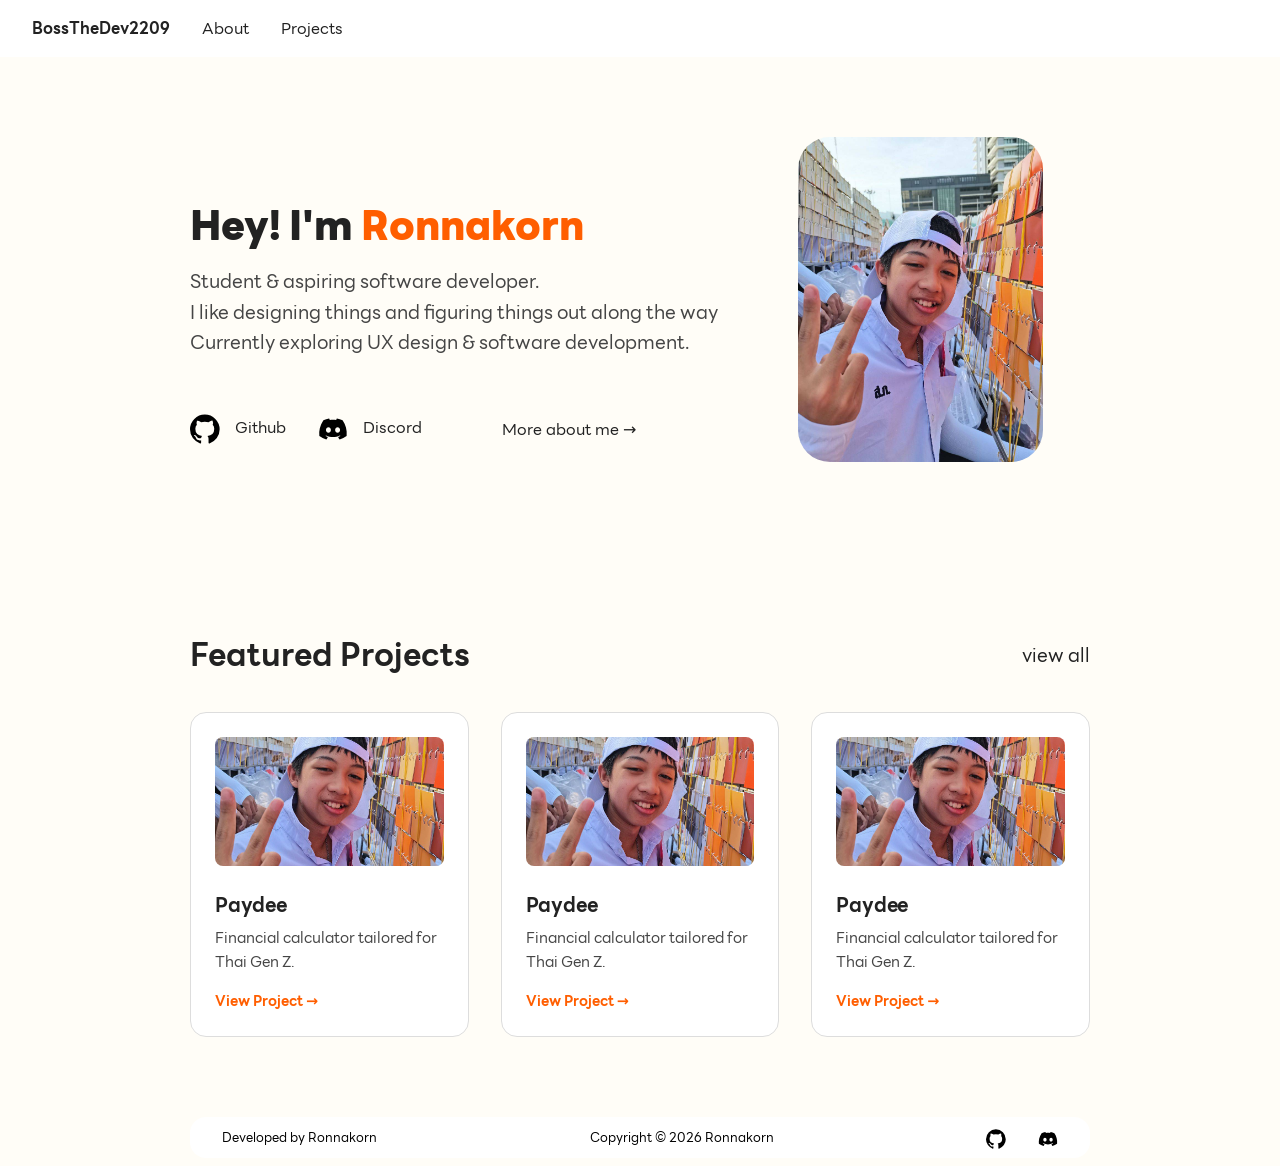
<file: index.html>
<!DOCTYPE html>
<html lang="en">
<head>
    <meta charset="UTF-8">
    <meta name="viewport" content="width=device-width, initial-scale=1.0">
    <title>Ronnakorn Khansamrong</title>
    <link rel="stylesheet" href="index.css">
</head>
<body>
    <nav>
        <a href="/index.html">BossTheDev2209</a>
        <a href="/about.html">About</a>
        <a href="/projects.html">Projects</a>
    </nav>
    <!----------------------------HERO---------------------------------->
    <section class="Hero" id="hero">
        <div class="HeroContainer">
            <div class="HeroText">
                <div>
                    <div><h1>Hey! I'm <span style="color: var(--color-accent);">Ronnakorn</span></h1></div>
                    <div><p>Student & aspiring software developer.</p>
                        <p>I like designing things and figuring things out along the way</p>
                        <p>Currently exploring UX design & software development.</p>
                    </div>
                </div>
                <!----------------------------Contact icons---------------------------------->
                <div class="Icons">
                    <div class="icon">
                        <a href="https://github.com/BossTheDev2209" target="_blank"><svg xmlns="http://www.w3.org/2000/svg" width="30" height="30" viewBox="0 0 432 416"><path fill="#000000" d="M213.5 0q88.5 0 151 62.5T427 213q0 70-41 125.5T281 416q-14 2-14-11v-58q0-27-15-40q44-5 70.5-27t26.5-77q0-34-22-58q11-26-2-57q-18-5-58 22q-26-7-54-7t-53 7q-18-12-32.5-17.5T107 88h-6q-12 31-2 57q-22 24-22 58q0 55 27 77t70 27q-11 10-13 29q-42 18-62-18q-12-20-33-22q-2 0-4.5.5t-5 3.5t8.5 9q14 7 23 31q1 2 2 4.5t6.5 9.5t13 10.5T130 371t30-2v36q0 13-14 11q-64-22-105-77.5T0 213q0-88 62.5-150.5T213.5 0z"/></svg>Github</a>
                        <a href="https://discord.com/users/642141395213221936" target="_blank"><svg xmlns="http://www.w3.org/2000/svg" viewBox="0 0 640 640" width="30" height="30"><!--!Font Awesome Free v7.3.1 by @fontawesome - https://fontawesome.com License - https://fontawesome.com/license/free Copyright 2026 Fonticons, Inc.--><path d="M524.5 133.8C524.3 133.5 524.1 133.2 523.7 133.1C485.6 115.6 445.3 103.1 404 96C403.6 95.9 403.2 96 402.9 96.1C402.6 96.2 402.3 96.5 402.1 96.9C396.6 106.8 391.6 117.1 387.2 127.5C342.6 120.7 297.3 120.7 252.8 127.5C248.3 117 243.3 106.8 237.7 96.9C237.5 96.6 237.2 96.3 236.9 96.1C236.6 95.9 236.2 95.9 235.8 95.9C194.5 103 154.2 115.5 116.1 133C115.8 133.1 115.5 133.4 115.3 133.7C39.1 247.5 18.2 358.6 28.4 468.2C28.4 468.5 28.5 468.7 28.6 469C28.7 469.3 28.9 469.4 29.1 469.6C73.5 502.5 123.1 527.6 175.9 543.8C176.3 543.9 176.7 543.9 177 543.8C177.3 543.7 177.7 543.4 177.9 543.1C189.2 527.7 199.3 511.3 207.9 494.3C208 494.1 208.1 493.8 208.1 493.5C208.1 493.2 208.1 493 208 492.7C207.9 492.4 207.8 492.2 207.6 492.1C207.4 492 207.2 491.8 206.9 491.7C191.1 485.6 175.7 478.3 161 469.8C160.7 469.6 160.5 469.4 160.3 469.2C160.1 469 160 468.6 160 468.3C160 468 160 467.7 160.2 467.4C160.4 467.1 160.5 466.9 160.8 466.7C163.9 464.4 167 462 169.9 459.6C170.2 459.4 170.5 459.2 170.8 459.2C171.1 459.2 171.5 459.2 171.8 459.3C268 503.2 372.2 503.2 467.3 459.3C467.6 459.2 468 459.1 468.3 459.1C468.6 459.1 469 459.3 469.2 459.5C472.1 461.9 475.2 464.4 478.3 466.7C478.5 466.9 478.7 467.1 478.9 467.4C479.1 467.7 479.1 468 479.1 468.3C479.1 468.6 479 468.9 478.8 469.2C478.6 469.5 478.4 469.7 478.2 469.8C463.5 478.4 448.2 485.7 432.3 491.6C432.1 491.7 431.8 491.8 431.6 492C431.4 492.2 431.3 492.4 431.2 492.7C431.1 493 431.1 493.2 431.1 493.5C431.1 493.8 431.2 494 431.3 494.3C440.1 511.3 450.1 527.6 461.3 543.1C461.5 543.4 461.9 543.7 462.2 543.8C462.5 543.9 463 543.9 463.3 543.8C516.2 527.6 565.9 502.5 610.4 469.6C610.6 469.4 610.8 469.2 610.9 469C611 468.8 611.1 468.5 611.1 468.2C623.4 341.4 590.6 231.3 524.2 133.7zM222.5 401.5C193.5 401.5 169.7 374.9 169.7 342.3C169.7 309.7 193.1 283.1 222.5 283.1C252.2 283.1 275.8 309.9 275.3 342.3C275.3 375 251.9 401.5 222.5 401.5zM417.9 401.5C388.9 401.5 365.1 374.9 365.1 342.3C365.1 309.7 388.5 283.1 417.9 283.1C447.6 283.1 471.2 309.9 470.7 342.3C470.7 375 447.5 401.5 417.9 401.5z"/></svg>Discord</a>
                    </div>
                    <a href="/about.html" id="more">More about me →</a>
                </div>
            </div>
            <div class="HeroImg">
                <img src="/img/Sigma_PotatoIRL.jpg" height="325" width="245" alt="Boss">
            </div>
        </div>
    </section>
    <!----------------------------PROJECTS---------------------------------->
    <section class="Projects-container">
        <div class="ProjectsHeader">
                <h2>Featured Projects</h2>
                <a href="/projects.html">view all</a>
        </div>
        <div class="project-grid">
                <div class="project-card">
                    <img src="/img/Sigma_PotatoIRL.jpg" alt="Project preview">
                    <div class="project-card-container">
                        <h2>Paydee</h2>
                        <p>Financial calculator tailored for Thai Gen Z.</p>
                        <a href="https://paydee.vercel.app/" target="_blank">View Project →</a>
                    </div>
                </div>
                <div class="project-card">
                    <img src="/img/Sigma_PotatoIRL.jpg" alt="Project preview">
                    <div class="project-card-container">
                        <h2>Paydee</h2>
                        <p>Financial calculator tailored for Thai Gen Z.</p>
                        <a href="https://github.com/thanut07/paydee" target="_blank">View Project →</a>
                    </div>
                </div>
                <div class="project-card">
                    <img src="/img/Sigma_PotatoIRL.jpg" alt="Project preview">
                    <div class="project-card-container">
                        <h2>Paydee</h2>
                        <p>Financial calculator tailored for Thai Gen Z.</p>
                        <a href="https://github.com/thanut07/paydee" target="_blank">View Project →</a>
                    </div>
                </div>
        </div>
    </section>
    <!----------------------------FOOTER---------------------------------->
    <section class="Footer" id="footer">
            <p>Developed by Ronnakorn</p>
            <p>Copyright © 2026 Ronnakorn</p>
            <div class="icon">
                    <a href="https://github.com/BossTheDev2209" target="_blank"><svg xmlns="http://www.w3.org/2000/svg" width="20" height="20" viewBox="0 0 432 416"><path fill="#000000" d="M213.5 0q88.5 0 151 62.5T427 213q0 70-41 125.5T281 416q-14 2-14-11v-58q0-27-15-40q44-5 70.5-27t26.5-77q0-34-22-58q11-26-2-57q-18-5-58 22q-26-7-54-7t-53 7q-18-12-32.5-17.5T107 88h-6q-12 31-2 57q-22 24-22 58q0 55 27 77t70 27q-11 10-13 29q-42 18-62-18q-12-20-33-22q-2 0-4.5.5t-5 3.5t8.5 9q14 7 23 31q1 2 2 4.5t6.5 9.5t13 10.5T130 371t30-2v36q0 13-14 11q-64-22-105-77.5T0 213q0-88 62.5-150.5T213.5 0z"/></svg></a>
                    <a href="https://discord.com/users/642141395213221936" target="_blank"><svg xmlns="http://www.w3.org/2000/svg" viewBox="0 0 640 640" width="20" height="20"><!--!Font Awesome Free v7.3.1 by @fontawesome - https://fontawesome.com License - https://fontawesome.com/license/free Copyright 2026 Fonticons, Inc.--><path d="M524.5 133.8C524.3 133.5 524.1 133.2 523.7 133.1C485.6 115.6 445.3 103.1 404 96C403.6 95.9 403.2 96 402.9 96.1C402.6 96.2 402.3 96.5 402.1 96.9C396.6 106.8 391.6 117.1 387.2 127.5C342.6 120.7 297.3 120.7 252.8 127.5C248.3 117 243.3 106.8 237.7 96.9C237.5 96.6 237.2 96.3 236.9 96.1C236.6 95.9 236.2 95.9 235.8 95.9C194.5 103 154.2 115.5 116.1 133C115.8 133.1 115.5 133.4 115.3 133.7C39.1 247.5 18.2 358.6 28.4 468.2C28.4 468.5 28.5 468.7 28.6 469C28.7 469.3 28.9 469.4 29.1 469.6C73.5 502.5 123.1 527.6 175.9 543.8C176.3 543.9 176.7 543.9 177 543.8C177.3 543.7 177.7 543.4 177.9 543.1C189.2 527.7 199.3 511.3 207.9 494.3C208 494.1 208.1 493.8 208.1 493.5C208.1 493.2 208.1 493 208 492.7C207.9 492.4 207.8 492.2 207.6 492.1C207.4 492 207.2 491.8 206.9 491.7C191.1 485.6 175.7 478.3 161 469.8C160.7 469.6 160.5 469.4 160.3 469.2C160.1 469 160 468.6 160 468.3C160 468 160 467.7 160.2 467.4C160.4 467.1 160.5 466.9 160.8 466.7C163.9 464.4 167 462 169.9 459.6C170.2 459.4 170.5 459.2 170.8 459.2C171.1 459.2 171.5 459.2 171.8 459.3C268 503.2 372.2 503.2 467.3 459.3C467.6 459.2 468 459.1 468.3 459.1C468.6 459.1 469 459.3 469.2 459.5C472.1 461.9 475.2 464.4 478.3 466.7C478.5 466.9 478.7 467.1 478.9 467.4C479.1 467.7 479.1 468 479.1 468.3C479.1 468.6 479 468.9 478.8 469.2C478.6 469.5 478.4 469.7 478.2 469.8C463.5 478.4 448.2 485.7 432.3 491.6C432.1 491.7 431.8 491.8 431.6 492C431.4 492.2 431.3 492.4 431.2 492.7C431.1 493 431.1 493.2 431.1 493.5C431.1 493.8 431.2 494 431.3 494.3C440.1 511.3 450.1 527.6 461.3 543.1C461.5 543.4 461.9 543.7 462.2 543.8C462.5 543.9 463 543.9 463.3 543.8C516.2 527.6 565.9 502.5 610.4 469.6C610.6 469.4 610.8 469.2 610.9 469C611 468.8 611.1 468.5 611.1 468.2C623.4 341.4 590.6 231.3 524.2 133.7zM222.5 401.5C193.5 401.5 169.7 374.9 169.7 342.3C169.7 309.7 193.1 283.1 222.5 283.1C252.2 283.1 275.8 309.9 275.3 342.3C275.3 375 251.9 401.5 222.5 401.5zM417.9 401.5C388.9 401.5 365.1 374.9 365.1 342.3C365.1 309.7 388.5 283.1 417.9 283.1C447.6 283.1 471.2 309.9 470.7 342.3C470.7 375 447.5 401.5 417.9 401.5z"/></svg></a>
            </div>
        </section>
</body>
</html>
</file>
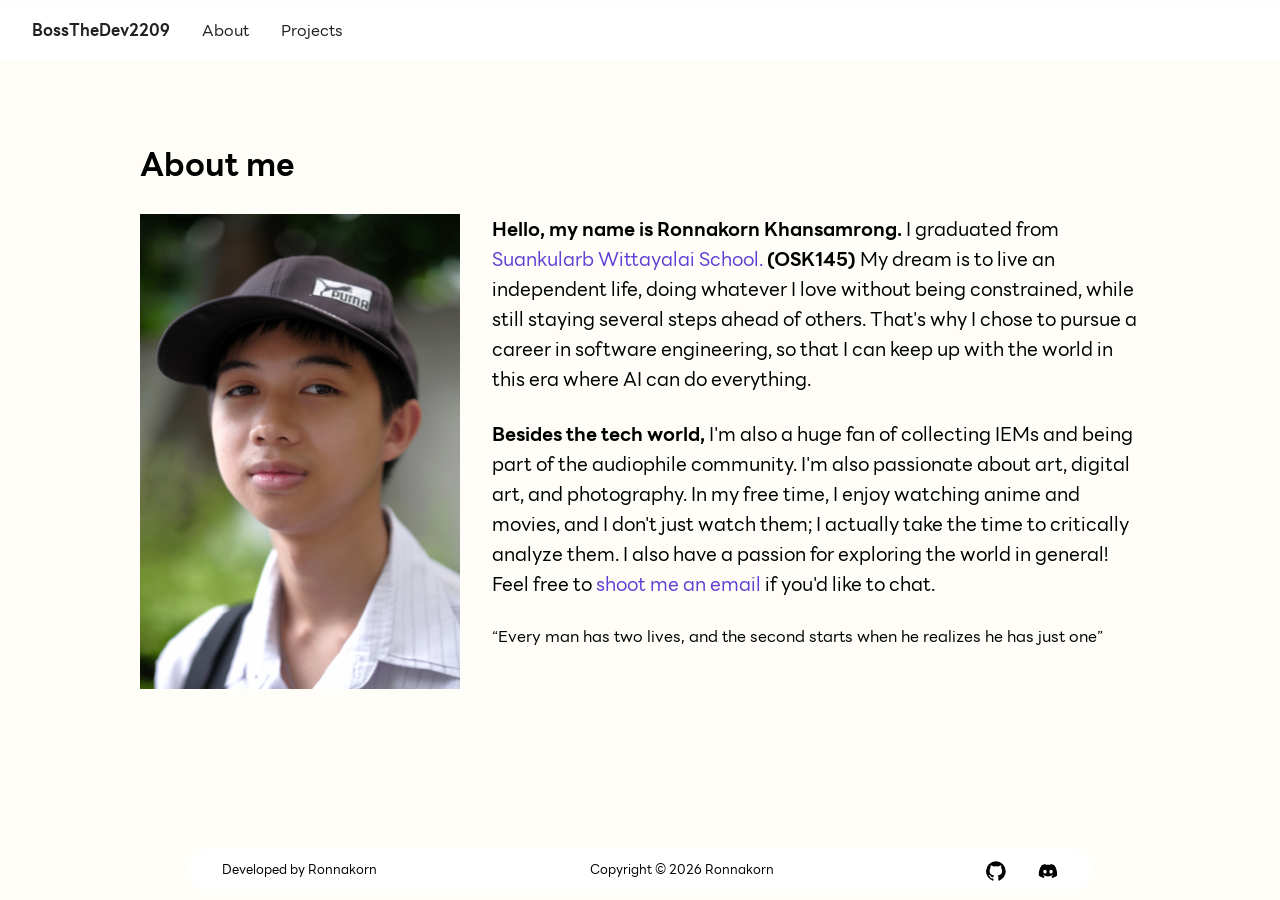
<file: about.html>
<!DOCTYPE html>
<html lang="en">
<head>
    <meta charset="UTF-8">
    <meta name="viewport" content="width=device-width, initial-scale=1.0">
    <link rel="stylesheet" href="about.css">
    <title>About | Ronnakorn Khansamrong</title>
</head>
<body>
    <nav>
        <a href="/index.html">BossTheDev2209</a>
        <a href="/about.html">About</a>
        <a href="/projects.html">Projects</a>
    </nav>
    <!----------------------------ABOUT---------------------------------->
    <section class="About">
            <h2>About me</h2>
            <div class="about-container1">
                <div class="about-text">
                    <p><span class="text-bold">Hello, my name is Ronnakorn Khansamrong.</span>
                        I graduated from <a href="https://maps.app.goo.gl/PABzbpmqqZPCRa7J8" class="text-link">Suankularb Wittayalai School.</a> <span class="text-bold">(OSK145)</span> My dream is to live an independent life,
                        doing whatever I love without being constrained, while still staying several
                        steps ahead of others. That's why I chose to pursue a career in software engineering,
                        so that I can keep up with the world in this era where AI can do everything.
                    </p>
                    <br>
                    <p><span class="text-bold">Besides the tech world,</span> I'm also a huge fan of collecting IEMs and being part of the audiophile community.
                        I'm also passionate about art, digital art, and photography. In my free time,
                        I enjoy watching anime and movies, and I don't just watch them;
                        I actually take the time to critically analyze them. I also have a passion for exploring
                        the world in general! Feel free to <span><a href="mailto:khunboss2252@gmail.com" class="text-link">shoot me an email</a></span> if you'd like to chat.
                    </p>
                    <br>
                    <q>Every man has two lives, and the second starts when he realizes he has just one</q>
                </div>
                <div class="about-img">
                    <img src="/img/DSCF2909.jpg" width="320" height="475" alt="Boss_holding_camera">
                </div>
            </div>
    </section>
    <!----------------------------FOOTER---------------------------------->
    <section class="Footer" id="footer">
            <p>Developed by Ronnakorn</p>
            <p>Copyright © 2026 Ronnakorn</p>
            <div class="icon">
                    <a href="https://github.com/BossTheDev2209" target="_blank"><svg xmlns="http://www.w3.org/2000/svg" width="20" height="20" viewBox="0 0 432 416"><path fill="#000000" d="M213.5 0q88.5 0 151 62.5T427 213q0 70-41 125.5T281 416q-14 2-14-11v-58q0-27-15-40q44-5 70.5-27t26.5-77q0-34-22-58q11-26-2-57q-18-5-58 22q-26-7-54-7t-53 7q-18-12-32.5-17.5T107 88h-6q-12 31-2 57q-22 24-22 58q0 55 27 77t70 27q-11 10-13 29q-42 18-62-18q-12-20-33-22q-2 0-4.5.5t-5 3.5t8.5 9q14 7 23 31q1 2 2 4.5t6.5 9.5t13 10.5T130 371t30-2v36q0 13-14 11q-64-22-105-77.5T0 213q0-88 62.5-150.5T213.5 0z"/></svg></a>
                    <a href="https://discord.com/users/642141395213221936" target="_blank"><svg xmlns="http://www.w3.org/2000/svg" viewBox="0 0 640 640" width="20" height="20"><!--!Font Awesome Free v7.3.1 by @fontawesome - https://fontawesome.com License - https://fontawesome.com/license/free Copyright 2026 Fonticons, Inc.--><path d="M524.5 133.8C524.3 133.5 524.1 133.2 523.7 133.1C485.6 115.6 445.3 103.1 404 96C403.6 95.9 403.2 96 402.9 96.1C402.6 96.2 402.3 96.5 402.1 96.9C396.6 106.8 391.6 117.1 387.2 127.5C342.6 120.7 297.3 120.7 252.8 127.5C248.3 117 243.3 106.8 237.7 96.9C237.5 96.6 237.2 96.3 236.9 96.1C236.6 95.9 236.2 95.9 235.8 95.9C194.5 103 154.2 115.5 116.1 133C115.8 133.1 115.5 133.4 115.3 133.7C39.1 247.5 18.2 358.6 28.4 468.2C28.4 468.5 28.5 468.7 28.6 469C28.7 469.3 28.9 469.4 29.1 469.6C73.5 502.5 123.1 527.6 175.9 543.8C176.3 543.9 176.7 543.9 177 543.8C177.3 543.7 177.7 543.4 177.9 543.1C189.2 527.7 199.3 511.3 207.9 494.3C208 494.1 208.1 493.8 208.1 493.5C208.1 493.2 208.1 493 208 492.7C207.9 492.4 207.8 492.2 207.6 492.1C207.4 492 207.2 491.8 206.9 491.7C191.1 485.6 175.7 478.3 161 469.8C160.7 469.6 160.5 469.4 160.3 469.2C160.1 469 160 468.6 160 468.3C160 468 160 467.7 160.2 467.4C160.4 467.1 160.5 466.9 160.8 466.7C163.9 464.4 167 462 169.9 459.6C170.2 459.4 170.5 459.2 170.8 459.2C171.1 459.2 171.5 459.2 171.8 459.3C268 503.2 372.2 503.2 467.3 459.3C467.6 459.2 468 459.1 468.3 459.1C468.6 459.1 469 459.3 469.2 459.5C472.1 461.9 475.2 464.4 478.3 466.7C478.5 466.9 478.7 467.1 478.9 467.4C479.1 467.7 479.1 468 479.1 468.3C479.1 468.6 479 468.9 478.8 469.2C478.6 469.5 478.4 469.7 478.2 469.8C463.5 478.4 448.2 485.7 432.3 491.6C432.1 491.7 431.8 491.8 431.6 492C431.4 492.2 431.3 492.4 431.2 492.7C431.1 493 431.1 493.2 431.1 493.5C431.1 493.8 431.2 494 431.3 494.3C440.1 511.3 450.1 527.6 461.3 543.1C461.5 543.4 461.9 543.7 462.2 543.8C462.5 543.9 463 543.9 463.3 543.8C516.2 527.6 565.9 502.5 610.4 469.6C610.6 469.4 610.8 469.2 610.9 469C611 468.8 611.1 468.5 611.1 468.2C623.4 341.4 590.6 231.3 524.2 133.7zM222.5 401.5C193.5 401.5 169.7 374.9 169.7 342.3C169.7 309.7 193.1 283.1 222.5 283.1C252.2 283.1 275.8 309.9 275.3 342.3C275.3 375 251.9 401.5 222.5 401.5zM417.9 401.5C388.9 401.5 365.1 374.9 365.1 342.3C365.1 309.7 388.5 283.1 417.9 283.1C447.6 283.1 471.2 309.9 470.7 342.3C470.7 375 447.5 401.5 417.9 401.5z"/></svg></a>
            </div>
        </section>
</body>
</html>
</file>
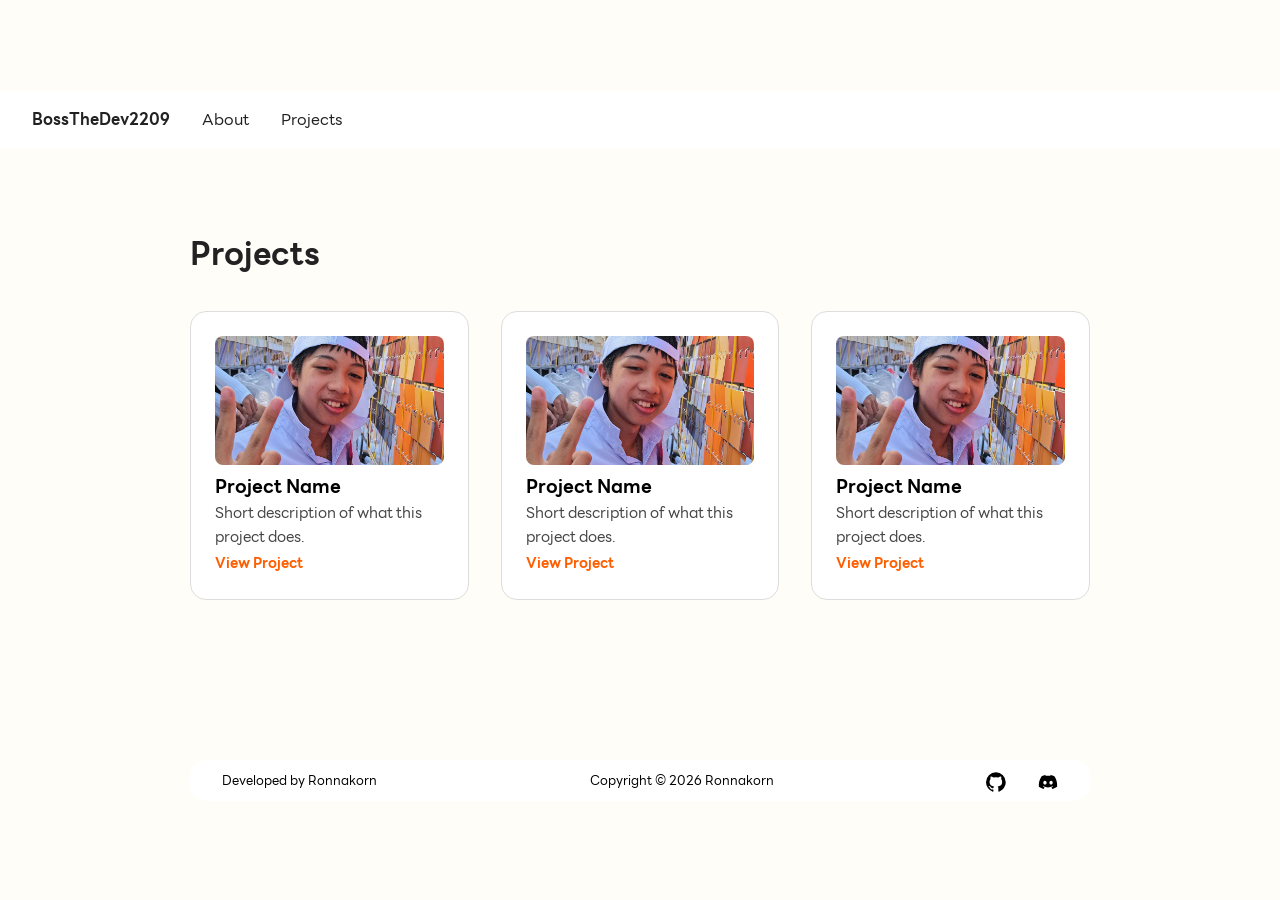
<file: projects.html>
<!DOCTYPE html>
<html lang="en">
<head>
    <meta charset="UTF-8">
    <meta name="viewport" content="width=device-width, initial-scale=1.0">
    <link rel="stylesheet" href="projects.css">
    <title>Projects | Ronnakorn Khansamrong</title>
</head>
<body>
    <nav>
        <a href="/index.html">BossTheDev2209</a>
        <a href="/about.html">About</a>
        <a href="/projects.html">Projects</a>
    </nav>
    <section class="Projects" id="projects">
        <h1>Projects</h1>
        <div class="project-grid">
            <div class="project-card">
                <img src="/img/Sigma_PotatoIRL.jpg" alt="Project preview">
                <h3>Project Name</h3>
                <p>Short description of what this project does.</p>
                <a href="#">View Project</a>
            </div>
            <div class="project-card">
                <img src="/img/Sigma_PotatoIRL.jpg" alt="Project preview">
                <h3>Project Name</h3>
                <p>Short description of what this project does.</p>
                <a href="#">View Project</a>
            </div>
            <div class="project-card">
                <img src="/img/Sigma_PotatoIRL.jpg" alt="Project preview">
                <h3>Project Name</h3>
                <p>Short description of what this project does.</p>
                <a href="#">View Project</a>
            </div>
        </div>
    </section>
    <!----------------------------FOOTER---------------------------------->
    <section class="Footer" id="footer">
            <p>Developed by Ronnakorn</p>
            <p>Copyright © 2026 Ronnakorn</p>
            <div class="icon">
                    <a href="https://github.com/BossTheDev2209" target="_blank"><svg xmlns="http://www.w3.org/2000/svg" width="20" height="20" viewBox="0 0 432 416"><path fill="#000000" d="M213.5 0q88.5 0 151 62.5T427 213q0 70-41 125.5T281 416q-14 2-14-11v-58q0-27-15-40q44-5 70.5-27t26.5-77q0-34-22-58q11-26-2-57q-18-5-58 22q-26-7-54-7t-53 7q-18-12-32.5-17.5T107 88h-6q-12 31-2 57q-22 24-22 58q0 55 27 77t70 27q-11 10-13 29q-42 18-62-18q-12-20-33-22q-2 0-4.5.5t-5 3.5t8.5 9q14 7 23 31q1 2 2 4.5t6.5 9.5t13 10.5T130 371t30-2v36q0 13-14 11q-64-22-105-77.5T0 213q0-88 62.5-150.5T213.5 0z"/></svg></a>
                    <a href="https://discord.com/users/642141395213221936" target="_blank"><svg xmlns="http://www.w3.org/2000/svg" viewBox="0 0 640 640" width="20" height="20"><!--!Font Awesome Free v7.3.1 by @fontawesome - https://fontawesome.com License - https://fontawesome.com/license/free Copyright 2026 Fonticons, Inc.--><path d="M524.5 133.8C524.3 133.5 524.1 133.2 523.7 133.1C485.6 115.6 445.3 103.1 404 96C403.6 95.9 403.2 96 402.9 96.1C402.6 96.2 402.3 96.5 402.1 96.9C396.6 106.8 391.6 117.1 387.2 127.5C342.6 120.7 297.3 120.7 252.8 127.5C248.3 117 243.3 106.8 237.7 96.9C237.5 96.6 237.2 96.3 236.9 96.1C236.6 95.9 236.2 95.9 235.8 95.9C194.5 103 154.2 115.5 116.1 133C115.8 133.1 115.5 133.4 115.3 133.7C39.1 247.5 18.2 358.6 28.4 468.2C28.4 468.5 28.5 468.7 28.6 469C28.7 469.3 28.9 469.4 29.1 469.6C73.5 502.5 123.1 527.6 175.9 543.8C176.3 543.9 176.7 543.9 177 543.8C177.3 543.7 177.7 543.4 177.9 543.1C189.2 527.7 199.3 511.3 207.9 494.3C208 494.1 208.1 493.8 208.1 493.5C208.1 493.2 208.1 493 208 492.7C207.9 492.4 207.8 492.2 207.6 492.1C207.4 492 207.2 491.8 206.9 491.7C191.1 485.6 175.7 478.3 161 469.8C160.7 469.6 160.5 469.4 160.3 469.2C160.1 469 160 468.6 160 468.3C160 468 160 467.7 160.2 467.4C160.4 467.1 160.5 466.9 160.8 466.7C163.9 464.4 167 462 169.9 459.6C170.2 459.4 170.5 459.2 170.8 459.2C171.1 459.2 171.5 459.2 171.8 459.3C268 503.2 372.2 503.2 467.3 459.3C467.6 459.2 468 459.1 468.3 459.1C468.6 459.1 469 459.3 469.2 459.5C472.1 461.9 475.2 464.4 478.3 466.7C478.5 466.9 478.7 467.1 478.9 467.4C479.1 467.7 479.1 468 479.1 468.3C479.1 468.6 479 468.9 478.8 469.2C478.6 469.5 478.4 469.7 478.2 469.8C463.5 478.4 448.2 485.7 432.3 491.6C432.1 491.7 431.8 491.8 431.6 492C431.4 492.2 431.3 492.4 431.2 492.7C431.1 493 431.1 493.2 431.1 493.5C431.1 493.8 431.2 494 431.3 494.3C440.1 511.3 450.1 527.6 461.3 543.1C461.5 543.4 461.9 543.7 462.2 543.8C462.5 543.9 463 543.9 463.3 543.8C516.2 527.6 565.9 502.5 610.4 469.6C610.6 469.4 610.8 469.2 610.9 469C611 468.8 611.1 468.5 611.1 468.2C623.4 341.4 590.6 231.3 524.2 133.7zM222.5 401.5C193.5 401.5 169.7 374.9 169.7 342.3C169.7 309.7 193.1 283.1 222.5 283.1C252.2 283.1 275.8 309.9 275.3 342.3C275.3 375 251.9 401.5 222.5 401.5zM417.9 401.5C388.9 401.5 365.1 374.9 365.1 342.3C365.1 309.7 388.5 283.1 417.9 283.1C447.6 283.1 471.2 309.9 470.7 342.3C470.7 375 447.5 401.5 417.9 401.5z"/></svg></a>
            </div>
        </section>
</body>
</html>
</file>
<file: index.css>
@font-face {
    font-family: "LINE Seed Sans TH";
    src: url("fonts/LINESeedSansTH_W_Th.woff2") format("woff2"),
         url("fonts/LINESeedSansTH_W_Th.woff")  format("woff");
    font-weight: 100; font-display: swap;
}
@font-face {
    font-family: "LINE Seed Sans TH";
    src: url("fonts/LINESeedSansTH_W_Rg.woff2") format("woff2"),
         url("fonts/LINESeedSansTH_W_Rg.woff")  format("woff");
    font-weight: 400; font-display: swap;
}
@font-face {
    font-family: "LINE Seed Sans TH";
    src: url("fonts/LINESeedSansTH_W_Bd.woff2") format("woff2"),
         url("fonts/LINESeedSansTH_W_Bd.woff")  format("woff");
    font-weight: 700; font-display: swap;
}
@font-face {
    font-family: "LINE Seed Sans TH";
    src: url("fonts/LINESeedSansTH_W_XBd.woff2") format("woff2"),
         url("fonts/LINESeedSansTH_W_XBd.woff")  format("woff");
    font-weight: 800; font-display: swap;
}
@font-face {
    font-family: "LINE Seed Sans TH";
    src: url("fonts/LINESeedSansTH_W_He.woff2") format("woff2"),
         url("fonts/LINESeedSansTH_W_He.woff")  format("woff");
    font-weight: 900; font-display: swap;
}

:root {
    --color-bg: #ffffff;
    --color-text: #222222;
    --color-muted: #454545;
    --color-accent: #FF5E00;
    --color-accent-muted: #BE4600;
}
/*<html></html> variables defined here are available everywhere.*/


*{
    margin: 0;
    padding: 0;
    box-sizing: border-box;
}
html {
    scroll-behavior: smooth;
}
body{
    font-family: "LINE Seed Sans TH", system-ui, -apple-system, BlinkMacSystemFont, 'Segoe UI', Roboto, Oxygen, Ubuntu, Cantarell, 'Open Sans', 'Helvetica Neue', sans-serif;
    background: #fffdf7;
    display: flex;
    flex-direction: column;
    justify-content: center;
    align-items: center;
}
nav{
    width: 100%;
    position: sticky;
    top: 0;
    z-index: 10;
    background: var(--color-bg);
    display: flex;
    gap: 2rem;
    padding: 1rem 2rem; /*top-btm, left-right*/
}
nav a[href="/index.html"]{
    font-weight: bold;
}
nav a{
    text-decoration: none;
    color: var(--color-text);
}
svg{
    vertical-align: middle;
}

/*------------------------------------------------------------------------------------------------*/

section.Hero {
    width: 100%;
    max-width: 900px;
    padding: 5rem 0rem 0rem 0rem;
    display: flex;
    flex-direction: column;
    justify-content: center;
    align-items: center;
    max-height: 450px;
}
.HeroContainer{
    width: 100%;
    max-width: 900px;
    display: flex;
    justify-content: flex-start;
    align-items: center;
    gap: 5rem;
}
.HeroImg img{
    border-radius: 2rem;
}
.HeroText h1{
    margin-top: 2rem;
    color: var(--color-text);
    font-size: 2.5rem;
    font-weight: 800;
    margin-bottom: 0.5rem;
}
.HeroText p{
    color: var(--color-muted);
    font-size: 1.2rem;
    line-height: 1.6;
}

/*------------------------------------------------------------------------------------------------*/
.Icons{
    margin-top: 3.5rem;
    width: 100%;
    max-width: 900px;
    display: flex;
    justify-content: flex-start;
    align-items: center;
    gap: 5rem;
}
.Icons a{
    text-decoration: none;
    color: var(--color-text);
}
.Icons a:hover{
    text-decoration: underline;
    text-underline-offset: 0.25em;
}
.Icons a svg{
    margin-right: 15px;
}
.icon{
    display: flex;
    justify-items: flex-start;
    gap: 2rem;
}
/*------------------------------------------------------------------------------------------------*/
.Projects-container{
    display: flex;
    flex-direction: column;
    justify-content: center;
    gap: 2rem;
    margin-top: 10rem;
    max-height: 600px;
    width: 100%;
    max-width: 900px;
}
.ProjectsHeader{
    display: flex;
    flex-direction: row;
    justify-content: space-between;
}
.ProjectsHeader a:hover{
    text-decoration: underline;
    text-underline-offset: 0.25em;
}
.Projects-container h2{
    font-size: 2rem;
    color: var(--color-text);
}
.Projects-container a{
    font-size: 1.2rem;
    text-decoration: dotted;
    color: var(--color-text);
    align-self: center;
}
.project-grid{
    display: grid;
    grid-template-columns: repeat(3,1fr);
    gap: 2rem;
}
.project-card{
    background: var(--color-bg);
    border: 1px solid #ddd;
    border-radius: 1rem;
    padding: 1.5rem;
}
.project-card img{
    width: 100%; /*fill card width*/
    border-radius: 0.5rem;
    aspect-ratio: 16/9;
    object-fit: cover;
}
.project-card-container{
    display: flex;
    flex-direction: column;
    gap: 0.5rem;
    margin-top: 1.25rem;
}
.project-card h2{
    font-size: 1.25rem;
    font-weight: bold;
    line-height: 1.25;
    letter-spacing: -0.01em;
    color: var(--color-text);
}
.project-card p{
    text-wrap: pretty;
    font-size: 0.95rem;
    line-height: 1.6;
    color: var(--color-muted);
}
.project-card a{
    align-self: flex-start;
    margin-top: 0.5rem;
    color: var(--color-accent);
    font-size: 0.9rem;
    font-weight: 700;
    text-decoration: none;
}
.project-card a:hover{
    text-decoration: underline;
    text-underline-offset: 0.25em;
}
/*------------------------------------------------------------------------------------------------*/
.Footer{
    max-width: 900px;
    width: 100%;
    background-color: var(--color-bg);
    padding: 0.5rem 2rem;
    margin: 5rem 0rem 0.5rem 0rem;
    display: flex;
    align-items: center;
    justify-content: space-between;
    border-radius: 1rem;
}
.Footer p{
    font-size: small;
}
.Footer .icon{
    gap: 2rem;
    display: flex;
}
</file>
<file: about.css>
@font-face {
    font-family: "LINE Seed Sans TH";
    src: url("fonts/LINESeedSansTH_W_Th.woff2") format("woff2"),
         url("fonts/LINESeedSansTH_W_Th.woff")  format("woff");
    font-weight: 100; font-display: swap;
}
@font-face {
    font-family: "LINE Seed Sans TH";
    src: url("fonts/LINESeedSansTH_W_Rg.woff2") format("woff2"),
         url("fonts/LINESeedSansTH_W_Rg.woff")  format("woff");
    font-weight: 400; font-display: swap;
}
@font-face {
    font-family: "LINE Seed Sans TH";
    src: url("fonts/LINESeedSansTH_W_Bd.woff2") format("woff2"),
         url("fonts/LINESeedSansTH_W_Bd.woff")  format("woff");
    font-weight: 700; font-display: swap;
}
@font-face {
    font-family: "LINE Seed Sans TH";
    src: url("fonts/LINESeedSansTH_W_XBd.woff2") format("woff2"),
         url("fonts/LINESeedSansTH_W_XBd.woff")  format("woff");
    font-weight: 800; font-display: swap;
}
@font-face {
    font-family: "LINE Seed Sans TH";
    src: url("fonts/LINESeedSansTH_W_He.woff2") format("woff2"),
         url("fonts/LINESeedSansTH_W_He.woff")  format("woff");
    font-weight: 900; font-display: swap;
}

:root {
    --color-bg: #ffffff;
    --color-text: #222222;
    --color-muted: #454545;
    --color-accent: #FF5E00;
    --color-accent-muted: #BE4600;
    --color-text-link: #6240d4;
}
/*<html></html> variables defined here are available everywhere.*/


*{
    margin: 0;
    padding: 0;
    box-sizing: border-box;
}
html {
    scroll-behavior: smooth;
}
body{
    font-family: "LINE Seed Sans TH", system-ui, -apple-system, BlinkMacSystemFont, 'Segoe UI', Roboto, Oxygen, Ubuntu, Cantarell, 'Open Sans', 'Helvetica Neue', sans-serif;
    background: #fffdf7;
    min-height: 100vh;
    display: flex;
    flex-direction: column;
    justify-content: center;
    align-items: center;
}
nav{
    width: 100%;
    position: sticky;
    top: 0;
    z-index: 10;
    background: var(--color-bg);
    display: flex;
    gap: 2rem;
    padding: 1rem 2rem; /*top-btm, left-right*/
}
nav a[href="/index.html"]{
    font-weight: bold;
}
a {
    text-decoration: none;
    color: var(--color-text);
}
svg{
    vertical-align: middle;
}

/*------------------------------------------------------------------------------------------------*/

section.About {
    display: flex;
    flex-direction: column;
    width: 100%;
    max-width: 1000px;
    padding: 5rem 0 5rem 0;
    gap: 1.5rem;
}
.About h2{
    font-size: 2rem;
}
.about-container1{
    display: flex;
    flex-direction: row-reverse;
    gap: 2rem;
}
.about-img{
    display: flex;
    flex-direction: column;
    gap: 2rem;
}
.about-text{
    text-wrap-style: pretty;
    max-height: 300px;
}
.about-text p{
    font-size: 1.2rem;
}
.text-bold{
    font-weight: 700;
}
.text-link{
    text-decoration: none;
    color: var(--color-text-link);
}
.text-link:hover {
    text-decoration: underline;
    text-underline-offset: 0.25em;
}
/*------------------------------------------------------------------------------------------------*/
.Footer{
    max-width: 900px;
    width: 100%;
    background-color: var(--color-bg);
    padding: 0.5rem 2rem;
    margin: 5rem 0rem 0.5rem 0rem;
    display: flex;
    align-items: center;
    justify-content: space-between;
    border-radius: 1rem;
}
.Footer p{
    font-size: small;
}
.Footer .icon{
    gap: 2rem;
    display: flex;
}
</file>
<file: projects.css>
@font-face {
    font-family: "LINE Seed Sans TH";
    src: url("fonts/LINESeedSansTH_W_Th.woff2") format("woff2"),
         url("fonts/LINESeedSansTH_W_Th.woff")  format("woff");
    font-weight: 100; font-display: swap;
}
@font-face {
    font-family: "LINE Seed Sans TH";
    src: url("fonts/LINESeedSansTH_W_Rg.woff2") format("woff2"),
         url("fonts/LINESeedSansTH_W_Rg.woff")  format("woff");
    font-weight: 400; font-display: swap;
}
@font-face {
    font-family: "LINE Seed Sans TH";
    src: url("fonts/LINESeedSansTH_W_Bd.woff2") format("woff2"),
         url("fonts/LINESeedSansTH_W_Bd.woff")  format("woff");
    font-weight: 700; font-display: swap;
}
@font-face {
    font-family: "LINE Seed Sans TH";
    src: url("fonts/LINESeedSansTH_W_XBd.woff2") format("woff2"),
         url("fonts/LINESeedSansTH_W_XBd.woff")  format("woff");
    font-weight: 800; font-display: swap;
}
@font-face {
    font-family: "LINE Seed Sans TH";
    src: url("fonts/LINESeedSansTH_W_He.woff2") format("woff2"),
         url("fonts/LINESeedSansTH_W_He.woff")  format("woff");
    font-weight: 900; font-display: swap;
}

:root {
    --color-bg: #ffffff;
    --color-text: #222222;
    --color-muted: #454545;
    --color-accent: #FF5E00;
    --color-accent-muted: #BE4600;
}
/*<html></html> variables defined here are available everywhere.*/


*{
    margin: 0;
    padding: 0;
    box-sizing: border-box;
}
html {
    scroll-behavior: smooth;
}
body{
    font-family: "LINE Seed Sans TH", system-ui, -apple-system, BlinkMacSystemFont, 'Segoe UI', Roboto, Oxygen, Ubuntu, Cantarell, 'Open Sans', 'Helvetica Neue', sans-serif;
    background: #fffdf7;
    min-height: 100vh;
    display: flex;
    flex-direction: column;
    justify-content: center;
    align-items: center;
}
nav{
    width: 100%;
    position: sticky;
    top: 0;
    z-index: 10;
    background: var(--color-bg);
    display: flex;
    gap: 2rem;
    padding: 1rem 2rem; /*top-btm, left-right*/
}
nav a[href="/index.html"]{
    font-weight: bold;
}
nav a{
    text-decoration: none;
    color: var(--color-text);
}
svg{
    vertical-align: middle;
}

/*------------------------------------------------------------------------------------------------*/

section.Projects {
    width: 100%;
    max-width: 900px;
    padding: 5rem 0 5rem 0;
    display: flex;
    flex-direction: column;
    gap: 2rem;
}
section.Projects h1 {
    font-size: 2rem;
    color: var(--color-text);
}
.Projects-container{
    display: flex;
    flex-direction: column;
    justify-content: center;
    gap: 2rem;
    margin-top: 10rem;
    max-height: 600px;
    width: 100%;
    max-width: 900px;
}
.ProjectsHeader{
    display: flex;
    flex-direction: row;
    justify-content: space-between;
}
.ProjectsHeader a:hover{
    text-decoration: underline;
    text-underline-offset: 0.25em;
}
.Projects-container h2{
    font-size: 2rem;
    color: var(--color-text);
}
.Projects-container a{
    font-size: 1.2rem;
    text-decoration: dotted;
    color: var(--color-text);
    align-self: center;
}
.project-grid{
    display: grid;
    grid-template-columns: repeat(3,1fr);
    gap: 2rem;
}
.project-card{
    background: var(--color-bg);
    border: 1px solid #ddd;
    border-radius: 1rem;
    padding: 1.5rem;
}
.project-card img{
    width: 100%; /*fill card width*/
    border-radius: 0.5rem;
    aspect-ratio: 16/9;
    object-fit: cover;
}
.project-card-container{
    display: flex;
    flex-direction: column;
    gap: 0.5rem;
    margin-top: 1.25rem;
}
.project-card h2{
    font-size: 1.25rem;
    font-weight: bold;
    line-height: 1.25;
    letter-spacing: -0.01em;
    color: var(--color-text);
}
.project-card p{
    text-wrap: pretty;
    font-size: 0.95rem;
    line-height: 1.6;
    color: var(--color-muted);
}
.project-card a{
    align-self: flex-start;
    margin-top: 0.5rem;
    color: var(--color-accent);
    font-size: 0.9rem;
    font-weight: 700;
    text-decoration: none;
}
.project-card a:hover{
    text-decoration: underline;
    text-underline-offset: 0.25em;
}
/*------------------------------------------------------------------------------------------------*/
.Footer{
    max-width: 900px;
    width: 100%;
    background-color: var(--color-bg);
    padding: 0.5rem 2rem;
    margin: 5rem 0rem 0.5rem 0rem;
    display: flex;
    align-items: center;
    justify-content: space-between;
    border-radius: 1rem;
}
.Footer p{
    font-size: small;
}
.Footer .icon{
    gap: 2rem;
    display: flex;
}
</file>
